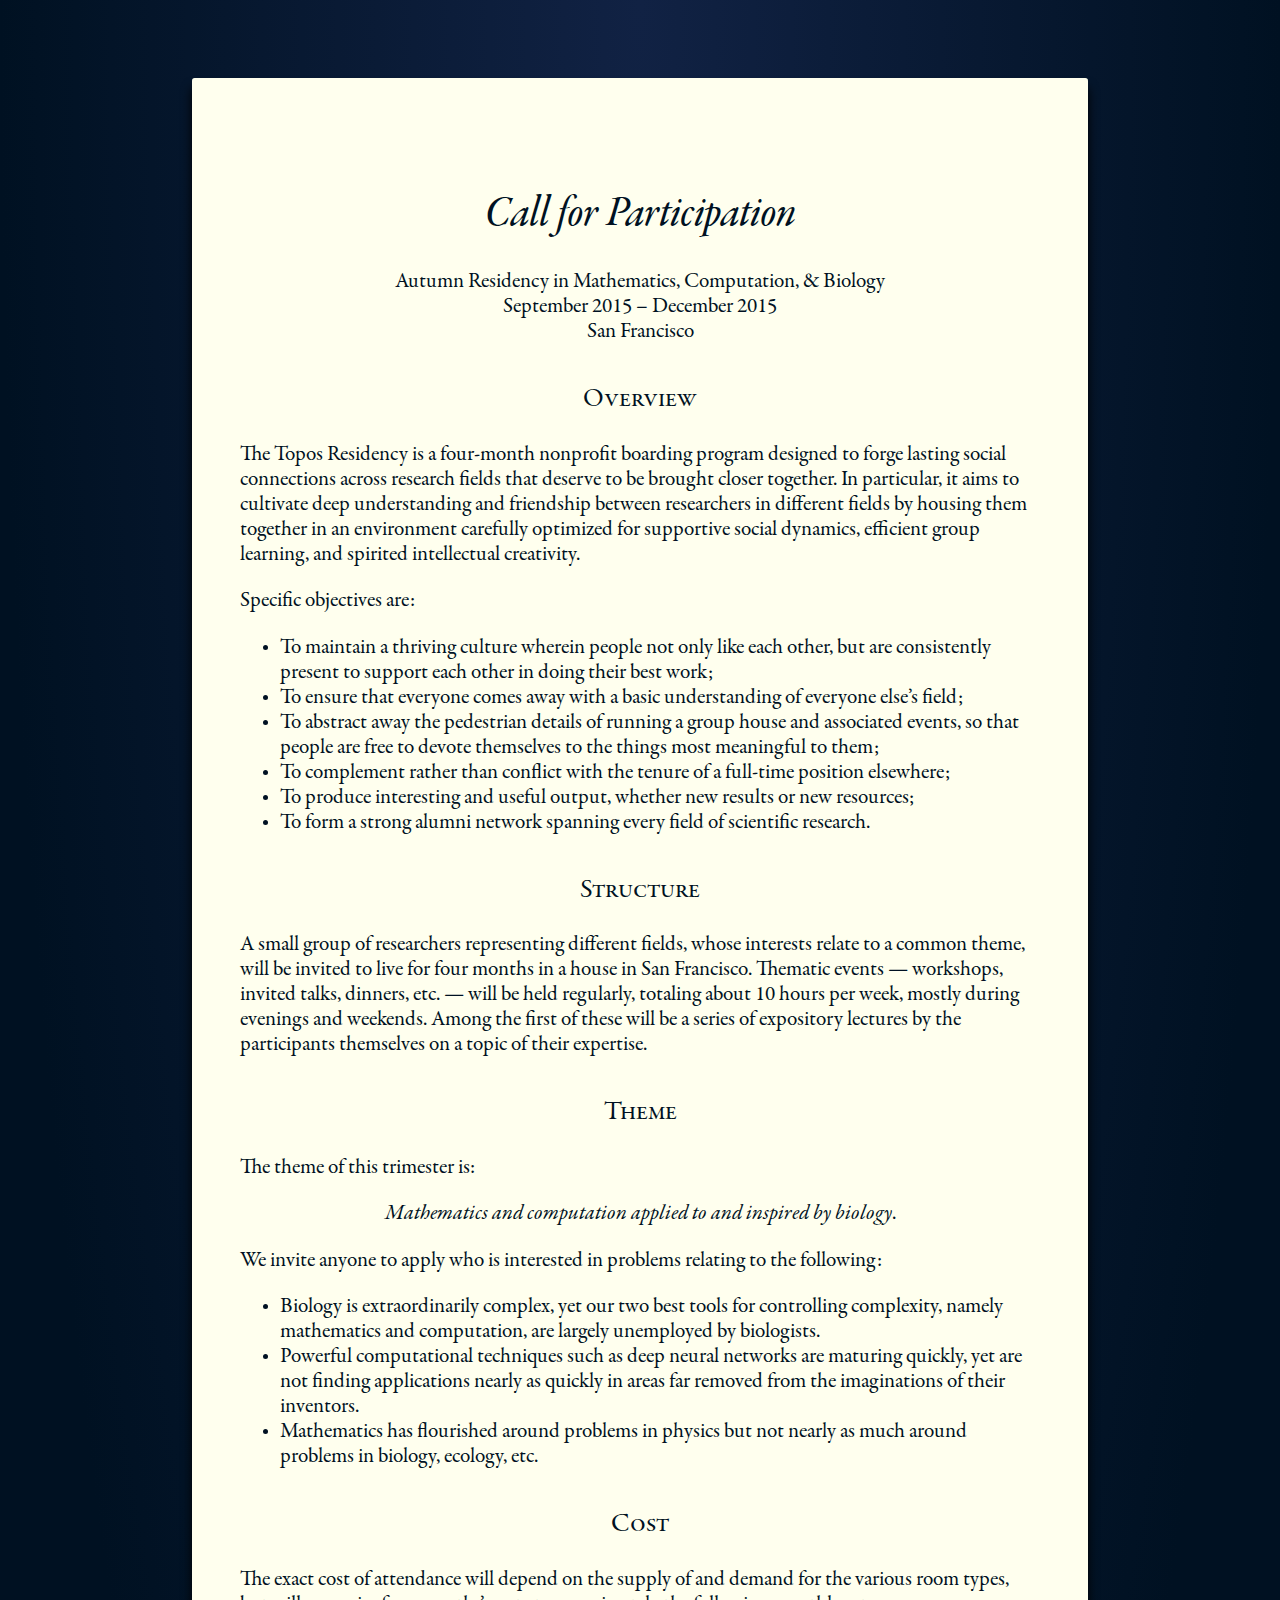
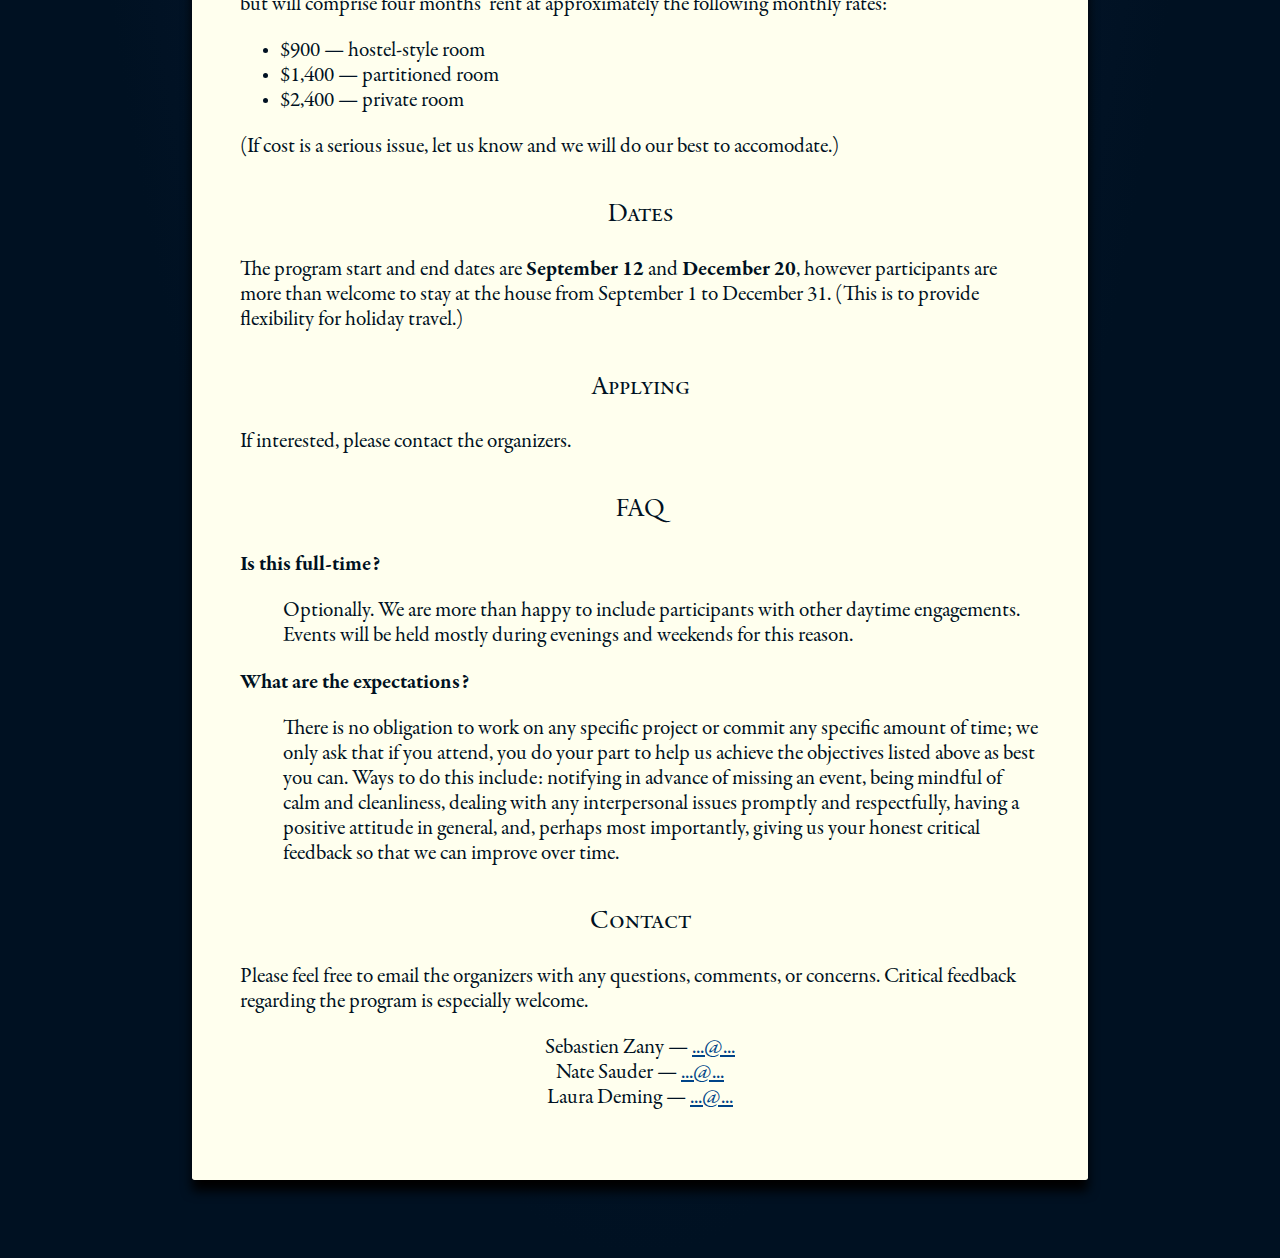
<file: cfp/index.html>
<!DOCTYPE html>

<html>
  <head>
    <title>Call for Participation</title>
    <link rel="stylesheet" href="../styles/style.css">
    <link rel="icon"       href="../images/favicon.ico">
    <script>
      document.addEventListener("DOMContentLoaded", function (event) {
        imgs = document.getElementById("slideshow").children[1];
        window.setInterval(function () {
          imgs.scrollLeft = (imgs.scrollLeft + 1) % imgs.scrollWidth;
        }, 50);
      });
    </script>
    <script>
      (function(i,s,o,g,r,a,m){i['GoogleAnalyticsObject']=r;i[r]=i[r]||function(){
      (i[r].q=i[r].q||[]).push(arguments)},i[r].l=1*new Date();a=s.createElement(o),
      m=s.getElementsByTagName(o)[0];a.async=1;a.src=g;m.parentNode.insertBefore(a,m)
      })(window,document,'script','//www.google-analytics.com/analytics.js','ga');
      ga('create', 'UA-65647619-1', 'auto');
      ga('send', 'pageview');
    </script>
  </head>
  <body>
    <div id="main">
      <div class="box">


        <div class="center">
          <h1>Call for Participation</h1>

          <p>
            Autumn Residency in Mathematics, Computation, &amp; Biology<br>
            September 2015 &ndash; December 2015<br>
            San Francisco
          </p>
        </div>


        <h3>Overview</h3>

        <p>The Topos Residency is a four-month nonprofit boarding program designed to forge lasting social connections across research fields that deserve to be brought closer together. In particular, it aims to cultivate deep understanding and friendship between researchers in different fields by housing them together in an environment carefully optimized for supportive social dynamics, efficient group learning, and spirited intellectual creativity.</p>

        <p>Specific objectives are:
          <ul>
            <li>
              To maintain a thriving culture wherein people not only like each other, but are consistently present to support each other in doing their best work;
            </li>
            <li>
              To ensure that everyone comes away with a basic understanding of everyone else&rsquo;s field;
            </li>
            <li>
              To abstract away the pedestrian details of running a group house and associated events, so that people are free to devote themselves to the things most meaningful to them;
            </li>
            <li>
              To complement rather than conflict with the tenure of a full-time position elsewhere;
            </li>
            <li>
              To produce interesting and useful output, whether new results or new resources;
            </li>
            <li>
              To form a strong alumni network spanning every field of scientific research.
            </li>
          </ul>
        </p>


        <h3>Structure</h3>

        <p>A small group of researchers representing different fields, whose interests relate to a common theme, will be invited to live for four months in a house in San&nbsp;Francisco. Thematic events &mdash; workshops, invited talks, dinners, etc. &mdash; will be held regularly, totaling about 10 hours per week, mostly during evenings and weekends. Among the first of these will be a series of expository lectures by the participants themselves on a topic of their expertise.</p>


        <h3>Theme</h3>

        <p>The theme of this trimester is:</p>

        <p class="center"><em>Mathematics and computation applied to and inspired by biology</em>.</p>

        <p>We invite anyone to apply who is interested in problems relating to the following:
          <ul>
            <li>Biology is extraordinarily complex, yet our two best tools for controlling complexity, namely mathematics and computation, are largely unemployed by biologists.</li>
            <li>Powerful computational techniques such as deep neural networks are maturing quickly, yet are not finding applications nearly as quickly in areas far removed from the imaginations of their inventors.</li>
            <li>Mathematics has flourished around problems in physics but not nearly as much around problems in biology, ecology, etc.</li>
          </ul>
        </p>


        <h3>Cost</h3>

        <p>The exact cost of attendance will depend on the supply of and demand for the various room types, but will comprise four months&rsquo; rent at approximately the following monthly rates:</p>

        <ul>
          <li>$900 &mdash; hostel-style room</li>
          <li>$1,400 &mdash; partitioned room</li>
          <li>$2,400 &mdash; private room</li>
        </ul>

        <p>(If cost is a serious issue, let us know and we will do our best to accomodate.)</p>


        <h3>Dates</h3>

        <p>The program start and end dates are <strong>September 12</strong> and <strong>December 20</strong>, however participants are more than welcome to stay at the house from September 1 to December 31. (This is to provide flexibility for holiday travel.)</p>


        <h3>Applying</h3>

        <p>If interested, please contact the organizers.</p>


        <h3>FAQ</h3>

        <dl>
          <dt>Is this full-time?</dt>
          <dd>Optionally. We are more than happy to include participants with other daytime engagements. Events will be held mostly during evenings and weekends for this reason.</dd>

          <dt>What are the expectations?</dt>
          <dd>There is no obligation to work on any specific project or commit any specific amount of time; we only ask that if you attend, you do your part to help us achieve the objectives listed above as best you can. Ways to do this include: notifying in advance of missing an event, being mindful of calm and cleanliness, dealing with any interpersonal issues promptly and respectfully, having a positive attitude in general, and, perhaps most importantly, giving us your honest critical feedback so that we can improve over time.</dd>
        </dl>


        <h3>Contact</h3>

        <p>Please feel free to email the organizers with any questions, comments, or concerns. Critical feedback regarding the program is especially welcome.</p>

        <p style="text-align: center">
        Sebastien Zany &mdash;
          <a href="http://www.google.com/recaptcha/mailhide/d?k=01Z_Xp9yosV3ruh7vybHUmHQ==&amp;c=0XTokzcFoFZYpPyqHZ68DQ==" onclick="window.open('http://www.google.com/recaptcha/mailhide/d?k\07501Z_Xp9yosV3ruh7vybHUmHQ\75\75\46c\0750XTokzcFoFZYpPyqHZ68DQ\75\075', '', 'toolbar=0,scrollbars=0,location=0,statusbar=0,menubar=0,resizable=0,width=500,height=300'); return false;" title="Reveal this e-mail address">
          ...@...
          </a>
        <br>
        Nate Sauder &mdash;
          <a href="http://www.google.com/recaptcha/mailhide/d?k=01fTBeVCvArc1xIQ_ooZwCOw==&amp;c=86RSYUizS5v3b-a77dmkL3du64nUJsA06FmEiTySpnw=" onclick="window.open('http://www.google.com/recaptcha/mailhide/d?k\07501fTBeVCvArc1xIQ_ooZwCOw\75\75\46c\7586RSYUizS5v3b-a77dmkL3du64nUJsA06FmEiTySpnw\075', '', 'toolbar=0,scrollbars=0,location=0,statusbar=0,menubar=0,resizable=0,width=500,height=300'); return false;" title="Reveal this e-mail address">
          ...@...
          </a>
        <br>
        Laura Deming &mdash;
          <a href="http://www.google.com/recaptcha/mailhide/d?k=01fTBeVCvArc1xIQ_ooZwCOw==&amp;c=l2qkPakIBoMfuph0yALBmkkbcYq0sEV1bD3DDSM-ueo=" onclick="window.open('http://www.google.com/recaptcha/mailhide/d?k\07501fTBeVCvArc1xIQ_ooZwCOw\75\75\46c\75l2qkPakIBoMfuph0yALBmkkbcYq0sEV1bD3DDSM-ueo\075', '', 'toolbar=0,scrollbars=0,location=0,statusbar=0,menubar=0,resizable=0,width=500,height=300'); return false;" title="Reveal this e-mail address">
          ...@...
          </a>
        </p>


        <p></p>


      </div>
    </div>
  </body>
</html>
</file>
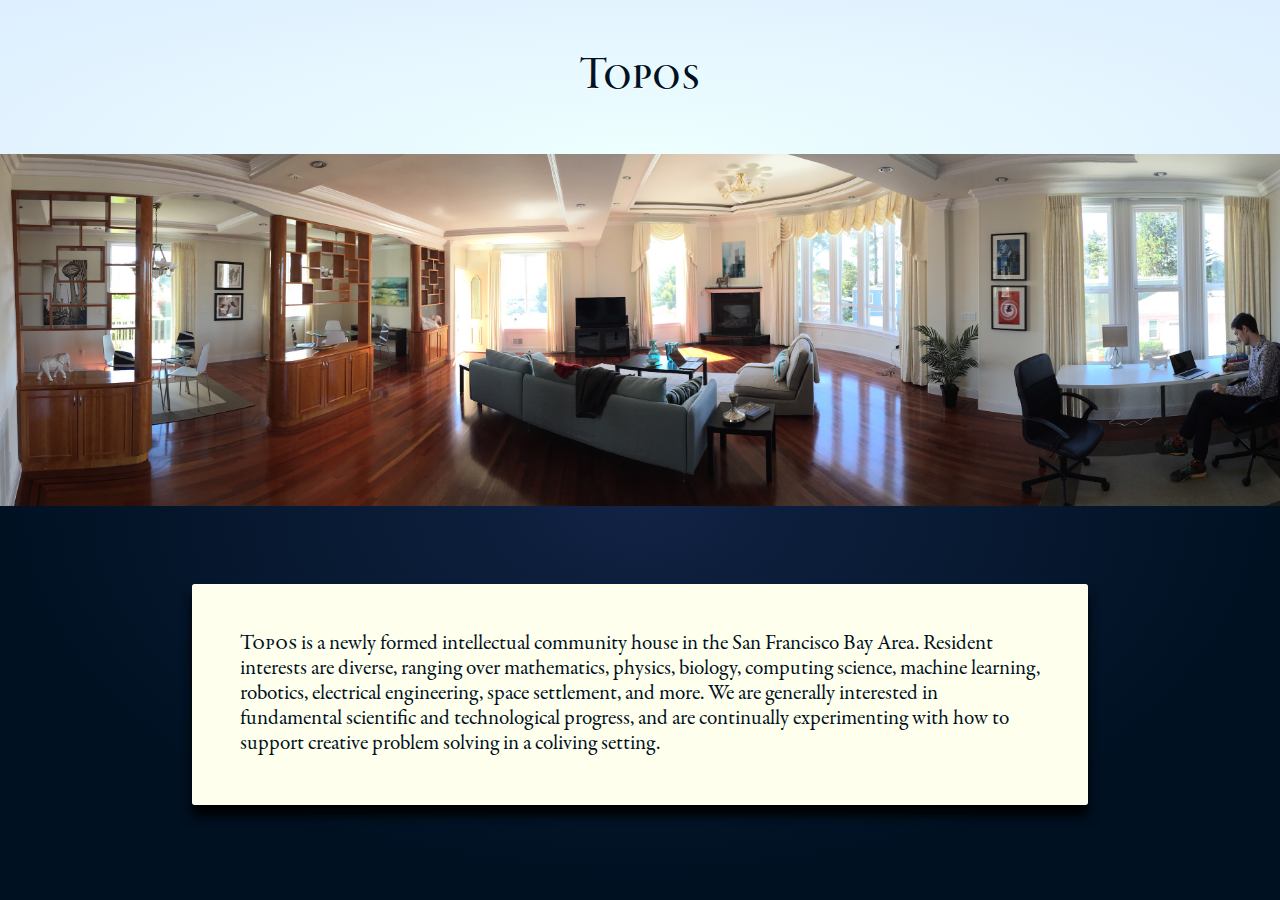
<file: index-old.html>
<!DOCTYPE html>

<html>
  <head>
    <title>Topos</title>
    <link rel="stylesheet" href="styles/style.css">
    <link rel="icon"       href="images/favicon.ico">
    <script>
      document.addEventListener("DOMContentLoaded", function (event) {
        img = document.getElementById("banner");
        document.onmousemove = function (event) {
          img.style.left = (-0.1 * event.pageX).toString() + "px";
        };
      });
    </script>
    <script>
      (function(i,s,o,g,r,a,m){i['GoogleAnalyticsObject']=r;i[r]=i[r]||function(){
      (i[r].q=i[r].q||[]).push(arguments)},i[r].l=1*new Date();a=s.createElement(o),
      m=s.getElementsByTagName(o)[0];a.async=1;a.src=g;m.parentNode.insertBefore(a,m)
      })(window,document,'script','//www.google-analytics.com/analytics.js','ga');
      ga('create', 'UA-65647619-1', 'auto');
      ga('send', 'pageview');
    </script>
  </head>
  <body>
    <div id="header">
      <h1><a href="http://topos.house">Topos</a></h1>
    </div>
    <div id="banner-container">
      <img id="banner" src="images/panorama.jpg">
    </div>
    <div id="main">
      <div class="box">
        <p>
          <span class="sc">Topos</span> is a newly formed intellectual community house in the San Francisco Bay Area.
	  Resident interests are diverse, ranging over mathematics, physics, biology, computing science, machine learning, robotics, electrical engineering, space settlement, and more. We are generally interested in fundamental scientific and technological progress, and are continually experimenting with how to support creative problem solving in a coliving setting.
        </p>
      </div>
    </div>
  </body>
</html>
</file>
<file: styles/style.css>
@font-face {
  font-family: Garamond Medium Display;
  src: url(GaramondPremrPro-MedDisp.otf); }
@font-face {
  font-family: Garamond Medium Italic Subhead;
  src: url(GaramondPremrPro-MedItSubh.otf); }
@font-face {
  font-family: Garamond Semibold Subhead;
  src: url(GaramondPremrPro-SmbdSubh.otf); }
@font-face {
  font-family: Garamond Subhead;
  src: url(GaramondPremrPro-Subh.otf); }
@font-face {
  font-family: Garamond Regular;
  src: url(GaramondPremrPro.otf); }
@font-face {
  font-family: Garamond Italic;
  src: url(GaramondPremrPro-It.otf); }
@font-face {
  font-family: Garamond Bold;
  src: url(GaramondPremrPro-Bd.otf); }
@font-face {
  font-family: Garamond Caption;
  src: url(GaramondPremrPro-Capt.otf); }
@font-face {
  font-family: Source Code Pro Medium;
  src: url(SourceCodePro-Medium.otf); }
@font-face {
  font-family: Source Code Pro Regular;
  src: url(SourceCodePro.otf); }
body {
  text-rendering: optimizeLegibility;
  font-kerning: normal;
  font-feature-settings: "kern";
  -webkit-font-feature-settings: "kern";
  -moz-font-feature-settings: "kern";
  -ms-font-feature-settings: "kern";
  color: #012;
  background-color: #012;
  margin: 0;
  text-align: center; }
  body h1, body h2, body h3, body h4, body h5, body h6 {
    font-weight: normal; }
  body .center {
    text-align: center; }
  body em {
    font-family: Garamond Italic;
    font-style: normal; }
  body strong {
    font-family: Garamond Bold;
    font-weight: normal; }
  body small {
    font-family: Garamond Caption, serif;
    font-size: 12pt; }
  body span.sc {
    font-feature-settings: "smcp";
    -webkit-font-feature-settings: "smcp";
    -moz-font-feature-settings: "smcp";
    -ms-font-feature-settings: "smcp"; }
  body div#header {
    background-color: #DEF;
    background-image: radial-gradient(ellipse farthest-corner at center bottom, #EFF 0%, #DEF 100%);
    background-image: -webkit-radial-gradient(center bottom, ellipse farthest-corner, #EFF 0%, #DEF 100%);
    background-image: -moz-radial-gradient(center bottom, ellipse farthest-corner, #EFF 0%, #DEF 100%);
    background-image: -ms-radial-gradient(center bottom, ellipse farthest-corner, #EFF 0%, #DEF 100%);
    display: block;
    overflow: hidden;
    width: 100%;
    height: 100%;
    text-align: center; }
    body div#header h1 {
      font-family: Garamond Medium Display, serif;
      font-size: 36pt;
      font-weight: normal;
      font-feature-settings: "smcp";
      -webkit-font-feature-settings: "smcp";
      -moz-font-feature-settings: "smcp";
      -ms-font-feature-settings: "smcp";
      text-shadow: 0 1px 0 #FFF;
      margin: 36pt 0; }
    body div#header h2 {
      font-family: Garamond Caption, serif;
      font-size: 12pt;
      font-weight: normal;
      font-feature-settings: 'onum';
      -webkit-font-feature-settings: 'onum';
      -moz-font-feature-settings: 'onum';
      -ms-font-feature-settings: 'onum';
      text-shadow: 0 1px 0 #FFF;
      margin: 0 0 36pt 0; }
    body div#header a {
      color: #012;
      text-decoration: none; }
  body div#banner-container {
    display: block;
    overflow: hidden; }
    body div#banner-container img#banner {
      display: block;
      position: relative;
      width: 110%; }
  body div#main {
    background-color: #012;
    background-image: radial-gradient(ellipse farthest-side at center top, #124 0%, #012 100%);
    background-image: -webkit-radial-gradient(center top, ellipse farthest-side, #124 0%, #012 100%);
    background-image: -moz-radial-gradient(center top, ellipse farthest-side, #124 0%, #012 100%);
    background-image: -ms-radial-gradient(center top, ellipse farthest-side, #124 0%, #012 100%); }
    body div#main div.box {
      font-family: Garamond Regular, serif;
      font-size: 16pt;
      background-color: #FFE;
      border-radius: 2pt;
      box-shadow: 0 8pt 8pt #000;
      text-align: left;
      display: inline-block;
      max-width: 600pt;
      min-width: 240pt;
      margin: 58.25pt 0;
      padding: 36pt; }
      body div#main div.box > :first-child {
        margin-top: 0; }
      body div#main div.box > :last-child {
        margin-bottom: 0; }
      body div#main div.box h1 {
        font-family: Garamond Medium Italic Subhead, serif;
        font-size: 32pt;
        margin-top: 48pt; }
      body div#main div.box h2 {
        font-family: Garamond Semibold Subhead, serif;
        font-size: 20pt;
        margin-top: 30pt; }
      body div#main div.box h3 {
        font-family: Garamond Subhead, serif;
        font-size: 20pt;
        font-feature-settings: "smcp";
        -webkit-font-feature-settings: "smcp";
        -moz-font-feature-settings: "smcp";
        -ms-font-feature-settings: "smcp";
        text-align: center;
        margin-top: 30pt; }
      body div#main div.box p span.time, body div#main div.box p span.rsvp {
        font-feature-settings: "smcp";
        -webkit-font-feature-settings: "smcp";
        -moz-font-feature-settings: "smcp";
        -ms-font-feature-settings: "smcp";
        margin-right: 12pt; }
      body div#main div.box p span.name {
        margin-left: 6pt; }
      body div#main div.box a {
        color: #048; }
      body div#main div.box dl dt, body div#main div.box dl dd {
        margin-bottom: 1em; }
      body div#main div.box dl dt {
        font-family: Garamond Bold;
        font-weight: normal; }
      body div#main div.box dl dd {
        margin-left: 2em; }
      body div#main div.box span.notimplemented {
        color: #DDC; }
      body div#main div.box hr {
        border: solid black;
        border-width: 1px 0 0 0;
        width: 100%;
        margin: 32pt auto; }
      body div#main div.box hr#present {
        border-width: 2px 0 0 0; }
      body div#main div.box form#application {
        width: 500pt; }
        body div#main div.box form#application textarea {
          height: 300pt; }
      body div#main div.box form {
        font-family: Garamond Caption, serif;
        font-size: 12pt;
        margin-top: 36pt; }
        body div#main div.box form fieldset {
          margin: 16pt 0;
          padding: 16pt;
          border: 1px solid #EEE; }
          body div#main div.box form fieldset legend {
            text-align: center; }
          body div#main div.box form fieldset legend + label {
            margin-top: 0; }
          body div#main div.box form fieldset label {
            display: block;
            margin: 16pt 0 8pt 0; }
          body div#main div.box form fieldset label.required:after {
            color: #FAA;
            content: " *"; }
        body div#main div.box form input[type=text], body div#main div.box form input[type=email], body div#main div.box form textarea {
          font-family: Garamond Caption, serif;
          font-size: 12pt;
          color: #012;
          background-color: #FFF;
          border: 1px solid #EEE;
          outline: none;
          width: 100%;
          height: 100%;
          margin: 0;
          padding: 2pt; }
        body div#main div.box form textarea {
          resize: none; }
        body div#main div.box form table {
          margin: auto;
          border-collapse: collapse; }
          body div#main div.box form table td.label {
            width: 48pt;
            padding: 0 12pt 0 0; }
          body div#main div.box form table td.input {
            width: 192pt;
            padding: 0; }
            body div#main div.box form table td.input input[type=text], body div#main div.box form table td.input input[type=email], body div#main div.box form table td.input textarea {
              border-bottom: 0; }
          body div#main div.box form table tr:nth-last-child(2) td.input textarea {
            border-bottom: 1px solid #EEE; }
          body div#main div.box form table td.submit {
            text-align: center; }
      body div#main div.box div#slideshow {
        text-align: center; }
        body div#main div.box div#slideshow div {
          white-space: nowrap;
          overflow: scroll; }
      body div#main div.box #cta {
        display: inline-block;
        margin: 0.67em;
        background-image: -webkit-linear-gradient(top, #048, #036);
        background-image: -moz-linear-gradient(top, #048, #036);
        background-image: -ms-linear-gradient(top, #048, #036);
        background-image: -o-linear-gradient(top, #048, #036);
        background-image: linear-gradient(to bottom, #048, #036);
        border-radius: 5px;
        font-family: Optima, Arial, sans-serif;
        padding: 8pt 16pt;
        color: #fff;
        font-size: 12pt;
        text-decoration: none; }
      body div#main div.box #cta:hover {
        background-image: -webkit-linear-gradient(top, #048, #05A);
        background-image: -moz-linear-gradient(top, #048, #05A);
        background-image: -ms-linear-gradient(top, #048, #05A);
        background-image: -o-linear-gradient(top, #048, #05A);
        background-image: linear-gradient(to bottom, #048, #05A);
        text-decoration: none;
        box-shadow: 0 1px 1px #DEF; }
      body div#main div.box #cta:active {
        box-shadow: none; }
</file>
